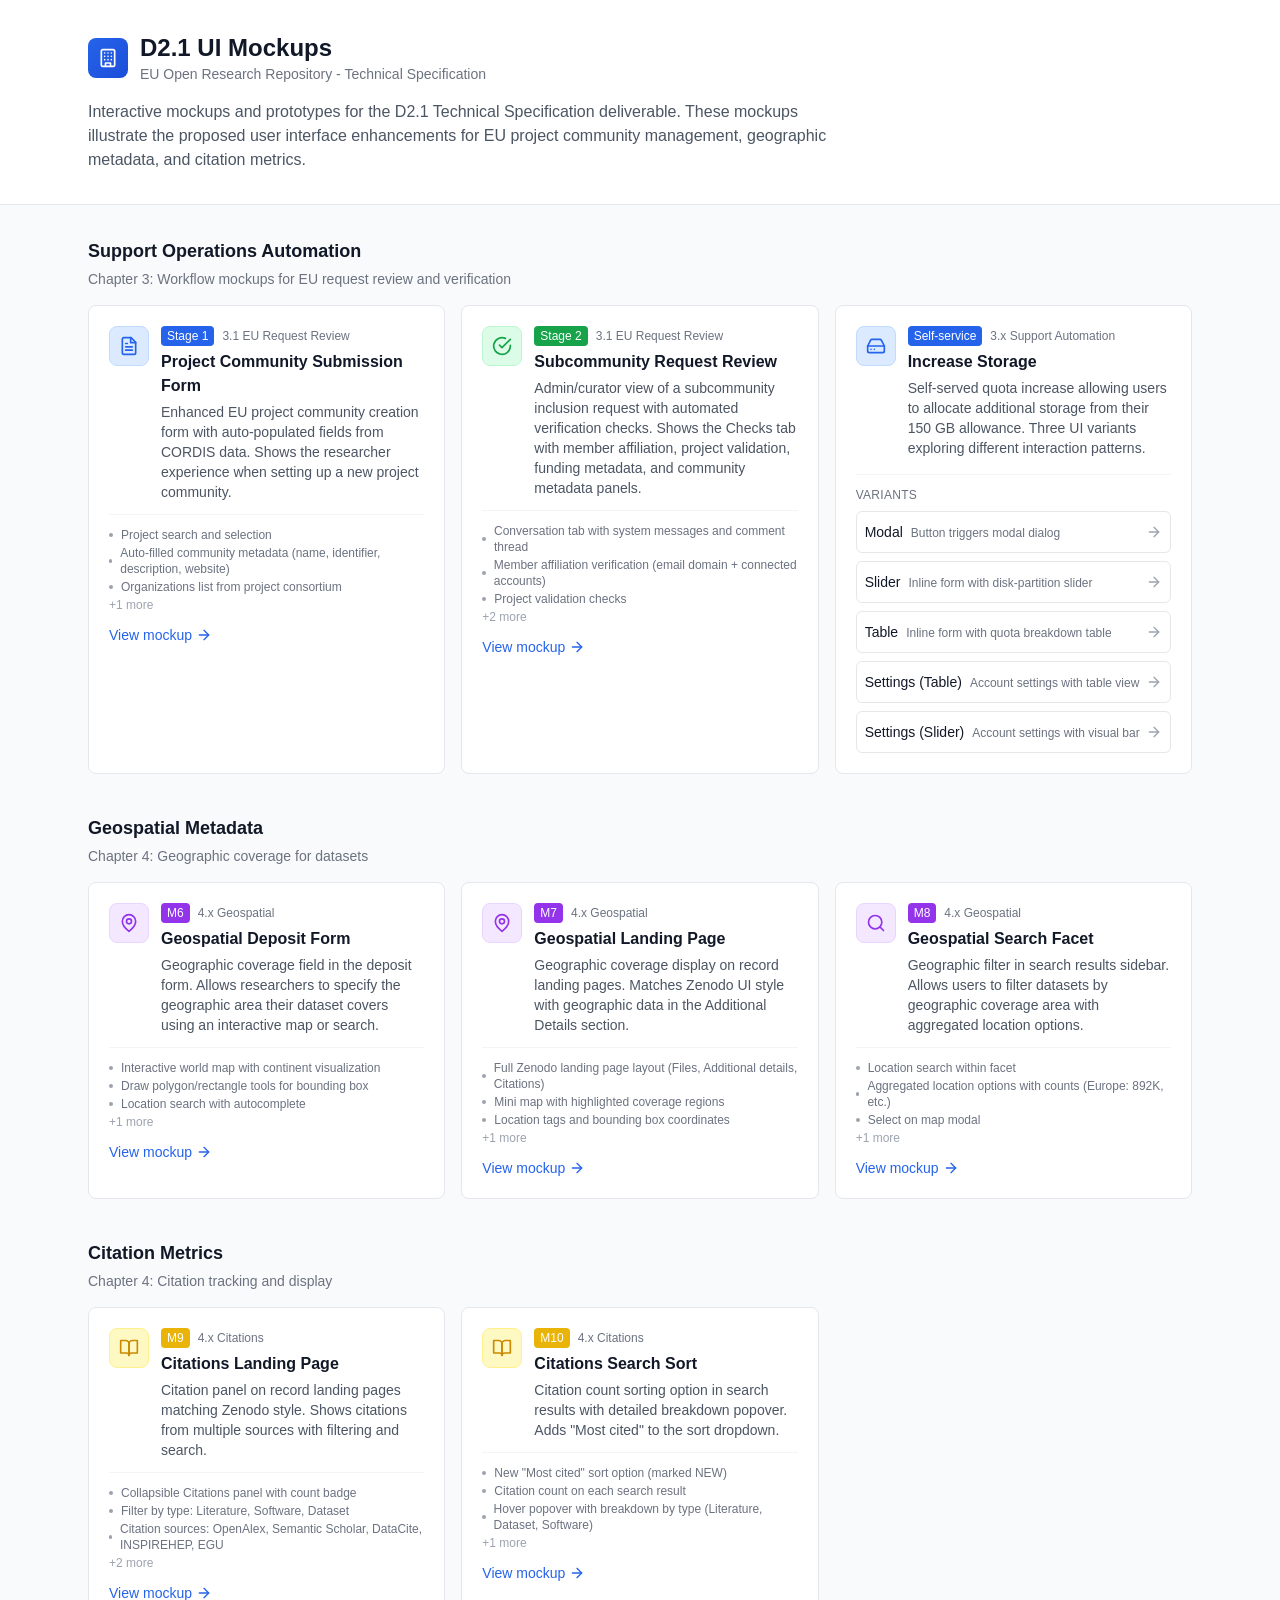
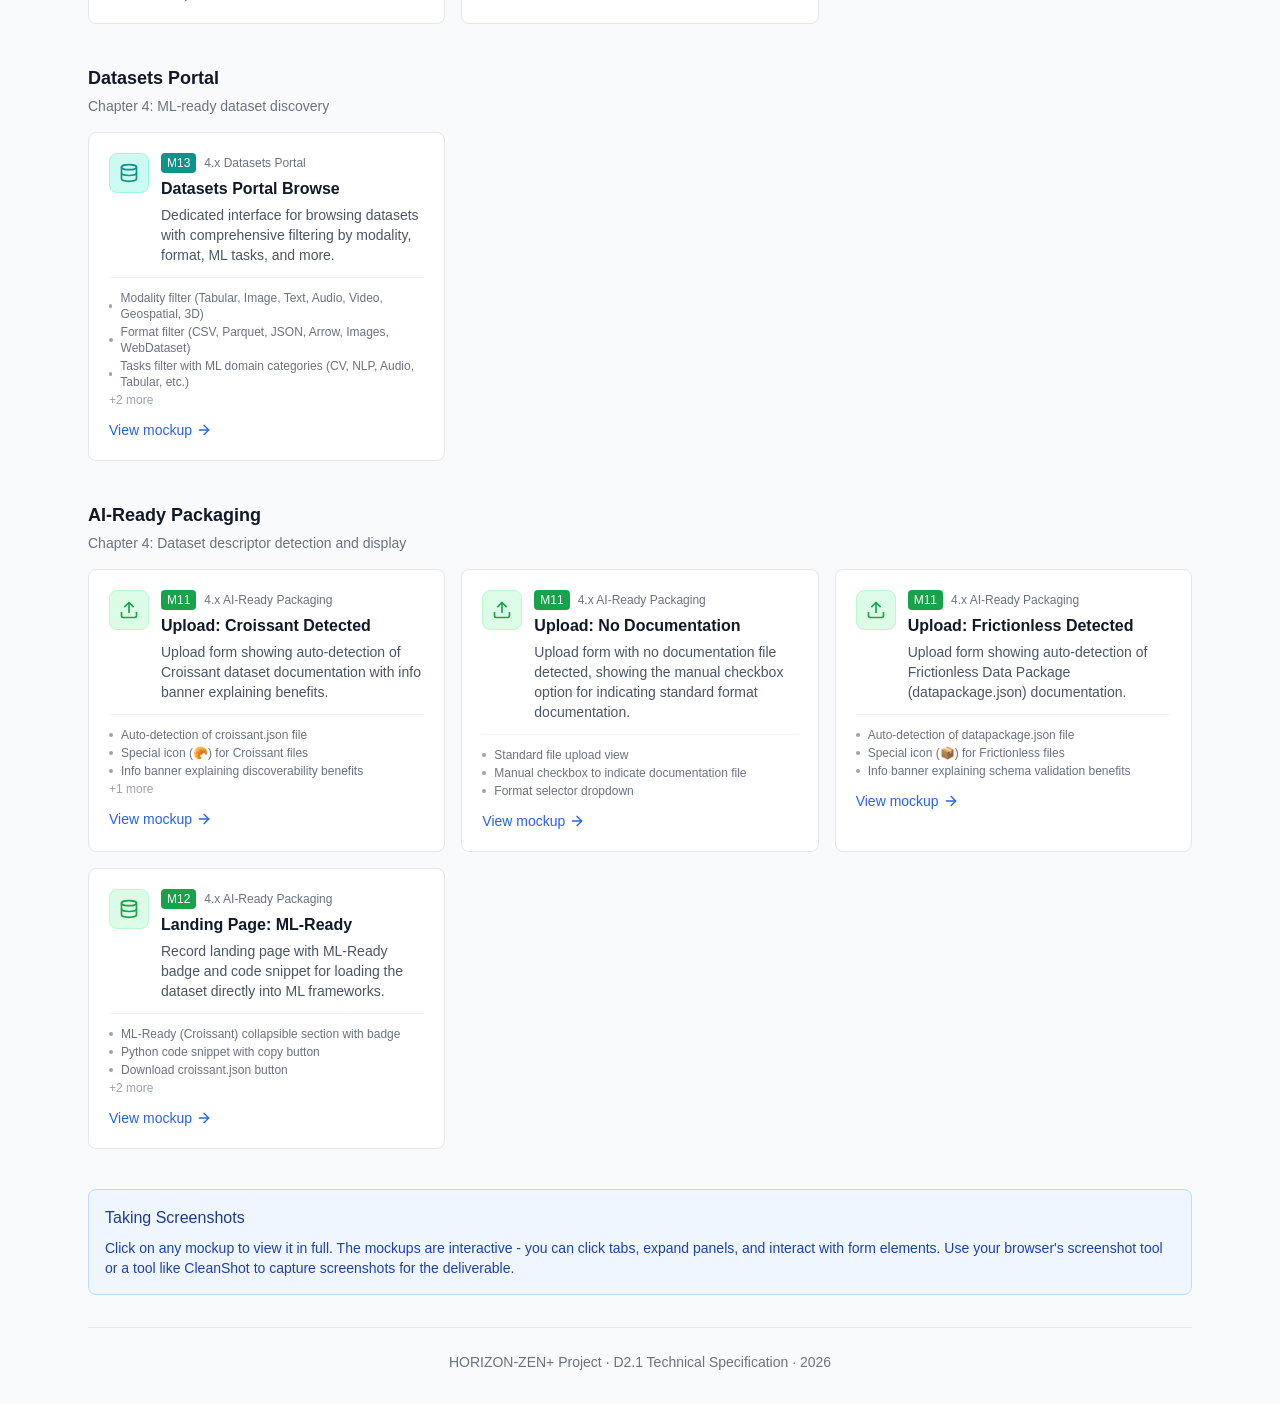
<file: docs/index.html>
<!DOCTYPE html>
<html lang="en">
  <head>
    <meta charset="UTF-8" />
    <meta name="viewport" content="width=device-width, initial-scale=1.0" />
    <title>D2.1 Mockups - EU Open Research Repository</title>
    <script type="module" crossorigin src="./assets/index-DnU3-Hoz.js"></script>
    <link rel="stylesheet" crossorigin href="./assets/index-CAwRAZ1a.css">
  </head>
  <body>
    <div id="root"></div>
  </body>
</html>
</file>
<file: docs/assets/index-CAwRAZ1a.css>
*,:before,:after{--tw-border-spacing-x: 0;--tw-border-spacing-y: 0;--tw-translate-x: 0;--tw-translate-y: 0;--tw-rotate: 0;--tw-skew-x: 0;--tw-skew-y: 0;--tw-scale-x: 1;--tw-scale-y: 1;--tw-pan-x: ;--tw-pan-y: ;--tw-pinch-zoom: ;--tw-scroll-snap-strictness: proximity;--tw-gradient-from-position: ;--tw-gradient-via-position: ;--tw-gradient-to-position: ;--tw-ordinal: ;--tw-slashed-zero: ;--tw-numeric-figure: ;--tw-numeric-spacing: ;--tw-numeric-fraction: ;--tw-ring-inset: ;--tw-ring-offset-width: 0px;--tw-ring-offset-color: #fff;--tw-ring-color: rgb(59 130 246 / .5);--tw-ring-offset-shadow: 0 0 #0000;--tw-ring-shadow: 0 0 #0000;--tw-shadow: 0 0 #0000;--tw-shadow-colored: 0 0 #0000;--tw-blur: ;--tw-brightness: ;--tw-contrast: ;--tw-grayscale: ;--tw-hue-rotate: ;--tw-invert: ;--tw-saturate: ;--tw-sepia: ;--tw-drop-shadow: ;--tw-backdrop-blur: ;--tw-backdrop-brightness: ;--tw-backdrop-contrast: ;--tw-backdrop-grayscale: ;--tw-backdrop-hue-rotate: ;--tw-backdrop-invert: ;--tw-backdrop-opacity: ;--tw-backdrop-saturate: ;--tw-backdrop-sepia: ;--tw-contain-size: ;--tw-contain-layout: ;--tw-contain-paint: ;--tw-contain-style: }::backdrop{--tw-border-spacing-x: 0;--tw-border-spacing-y: 0;--tw-translate-x: 0;--tw-translate-y: 0;--tw-rotate: 0;--tw-skew-x: 0;--tw-skew-y: 0;--tw-scale-x: 1;--tw-scale-y: 1;--tw-pan-x: ;--tw-pan-y: ;--tw-pinch-zoom: ;--tw-scroll-snap-strictness: proximity;--tw-gradient-from-position: ;--tw-gradient-via-position: ;--tw-gradient-to-position: ;--tw-ordinal: ;--tw-slashed-zero: ;--tw-numeric-figure: ;--tw-numeric-spacing: ;--tw-numeric-fraction: ;--tw-ring-inset: ;--tw-ring-offset-width: 0px;--tw-ring-offset-color: #fff;--tw-ring-color: rgb(59 130 246 / .5);--tw-ring-offset-shadow: 0 0 #0000;--tw-ring-shadow: 0 0 #0000;--tw-shadow: 0 0 #0000;--tw-shadow-colored: 0 0 #0000;--tw-blur: ;--tw-brightness: ;--tw-contrast: ;--tw-grayscale: ;--tw-hue-rotate: ;--tw-invert: ;--tw-saturate: ;--tw-sepia: ;--tw-drop-shadow: ;--tw-backdrop-blur: ;--tw-backdrop-brightness: ;--tw-backdrop-contrast: ;--tw-backdrop-grayscale: ;--tw-backdrop-hue-rotate: ;--tw-backdrop-invert: ;--tw-backdrop-opacity: ;--tw-backdrop-saturate: ;--tw-backdrop-sepia: ;--tw-contain-size: ;--tw-contain-layout: ;--tw-contain-paint: ;--tw-contain-style: }*,:before,:after{box-sizing:border-box;border-width:0;border-style:solid;border-color:#e5e7eb}:before,:after{--tw-content: ""}html,:host{line-height:1.5;-webkit-text-size-adjust:100%;-moz-tab-size:4;-o-tab-size:4;tab-size:4;font-family:ui-sans-serif,system-ui,sans-serif,"Apple Color Emoji","Segoe UI Emoji",Segoe UI Symbol,"Noto Color Emoji";font-feature-settings:normal;font-variation-settings:normal;-webkit-tap-highlight-color:transparent}body{margin:0;line-height:inherit}hr{height:0;color:inherit;border-top-width:1px}abbr:where([title]){-webkit-text-decoration:underline dotted;text-decoration:underline dotted}h1,h2,h3,h4,h5,h6{font-size:inherit;font-weight:inherit}a{color:inherit;text-decoration:inherit}b,strong{font-weight:bolder}code,kbd,samp,pre{font-family:ui-monospace,SFMono-Regular,Menlo,Monaco,Consolas,Liberation Mono,Courier New,monospace;font-feature-settings:normal;font-variation-settings:normal;font-size:1em}small{font-size:80%}sub,sup{font-size:75%;line-height:0;position:relative;vertical-align:baseline}sub{bottom:-.25em}sup{top:-.5em}table{text-indent:0;border-color:inherit;border-collapse:collapse}button,input,optgroup,select,textarea{font-family:inherit;font-feature-settings:inherit;font-variation-settings:inherit;font-size:100%;font-weight:inherit;line-height:inherit;letter-spacing:inherit;color:inherit;margin:0;padding:0}button,select{text-transform:none}button,input:where([type=button]),input:where([type=reset]),input:where([type=submit]){-webkit-appearance:button;background-color:transparent;background-image:none}:-moz-focusring{outline:auto}:-moz-ui-invalid{box-shadow:none}progress{vertical-align:baseline}::-webkit-inner-spin-button,::-webkit-outer-spin-button{height:auto}[type=search]{-webkit-appearance:textfield;outline-offset:-2px}::-webkit-search-decoration{-webkit-appearance:none}::-webkit-file-upload-button{-webkit-appearance:button;font:inherit}summary{display:list-item}blockquote,dl,dd,h1,h2,h3,h4,h5,h6,hr,figure,p,pre{margin:0}fieldset{margin:0;padding:0}legend{padding:0}ol,ul,menu{list-style:none;margin:0;padding:0}dialog{padding:0}textarea{resize:vertical}input::-moz-placeholder,textarea::-moz-placeholder{opacity:1;color:#9ca3af}input::placeholder,textarea::placeholder{opacity:1;color:#9ca3af}button,[role=button]{cursor:pointer}:disabled{cursor:default}img,svg,video,canvas,audio,iframe,embed,object{display:block;vertical-align:middle}img,video{max-width:100%;height:auto}[hidden]:where(:not([hidden=until-found])){display:none}.sr-only{position:absolute;width:1px;height:1px;padding:0;margin:-1px;overflow:hidden;clip:rect(0,0,0,0);white-space:nowrap;border-width:0}.pointer-events-none{pointer-events:none}.fixed{position:fixed}.absolute{position:absolute}.relative{position:relative}.inset-0{top:0;right:0;bottom:0;left:0}.-bottom-2{bottom:-.5rem}.-top-1{top:-.25rem}.bottom-3{bottom:.75rem}.bottom-8{bottom:2rem}.bottom-full{bottom:100%}.left-0{left:0}.left-2{left:.5rem}.left-2\.5{left:.625rem}.left-3{left:.75rem}.left-6{left:1.5rem}.right-0{right:0}.right-2{right:.5rem}.right-3{right:.75rem}.right-4{right:1rem}.top-0{top:0}.top-1\/2{top:50%}.top-2{top:.5rem}.top-3{top:.75rem}.top-4{top:1rem}.top-6{top:1.5rem}.top-full{top:100%}.z-10{z-index:10}.z-20{z-index:20}.z-50{z-index:50}.mx-2{margin-left:.5rem;margin-right:.5rem}.mx-4{margin-left:1rem;margin-right:1rem}.mx-auto{margin-left:auto;margin-right:auto}.-mb-px{margin-bottom:-1px}.-ml-1{margin-left:-.25rem}.mb-0{margin-bottom:0}.mb-1{margin-bottom:.25rem}.mb-1\.5{margin-bottom:.375rem}.mb-10{margin-bottom:2.5rem}.mb-2{margin-bottom:.5rem}.mb-3{margin-bottom:.75rem}.mb-4{margin-bottom:1rem}.mb-6{margin-bottom:1.5rem}.ml-0\.5{margin-left:.125rem}.ml-1{margin-left:.25rem}.ml-2{margin-left:.5rem}.ml-auto{margin-left:auto}.mt-0\.5{margin-top:.125rem}.mt-1{margin-top:.25rem}.mt-2{margin-top:.5rem}.mt-3{margin-top:.75rem}.mt-4{margin-top:1rem}.mt-6{margin-top:1.5rem}.mt-8{margin-top:2rem}.mt-px{margin-top:1px}.line-clamp-2{overflow:hidden;display:-webkit-box;-webkit-box-orient:vertical;-webkit-line-clamp:2}.block{display:block}.inline-block{display:inline-block}.inline{display:inline}.flex{display:flex}.inline-flex{display:inline-flex}.table{display:table}.grid{display:grid}.aspect-\[4\/3\]{aspect-ratio:4/3}.aspect-square{aspect-ratio:1 / 1}.aspect-video{aspect-ratio:16 / 9}.h-0{height:0px}.h-1{height:.25rem}.h-10{height:2.5rem}.h-2{height:.5rem}.h-2\.5{height:.625rem}.h-3{height:.75rem}.h-3\.5{height:.875rem}.h-4{height:1rem}.h-5{height:1.25rem}.h-6{height:1.5rem}.h-8{height:2rem}.h-full{height:100%}.max-h-48{max-height:12rem}.min-h-screen{min-height:100vh}.w-0{width:0px}.w-1{width:.25rem}.w-10{width:2.5rem}.w-2{width:.5rem}.w-2\.5{width:.625rem}.w-20{width:5rem}.w-24{width:6rem}.w-3{width:.75rem}.w-3\.5{width:.875rem}.w-32{width:8rem}.w-4{width:1rem}.w-44{width:11rem}.w-48{width:12rem}.w-5{width:1.25rem}.w-52{width:13rem}.w-56{width:14rem}.w-6{width:1.5rem}.w-64{width:16rem}.w-72{width:18rem}.w-8{width:2rem}.w-9{width:2.25rem}.w-fit{width:-moz-fit-content;width:fit-content}.w-full{width:100%}.w-px{width:1px}.min-w-0{min-width:0px}.min-w-32{min-width:8rem}.max-w-2xl{max-width:42rem}.max-w-3xl{max-width:48rem}.max-w-4xl{max-width:56rem}.max-w-5xl{max-width:64rem}.max-w-6xl{max-width:72rem}.max-w-7xl{max-width:80rem}.max-w-lg{max-width:32rem}.flex-1{flex:1 1 0%}.flex-shrink-0{flex-shrink:0}.-translate-y-1\/2{--tw-translate-y: -50%;transform:translate(var(--tw-translate-x),var(--tw-translate-y)) rotate(var(--tw-rotate)) skew(var(--tw-skew-x)) skewY(var(--tw-skew-y)) scaleX(var(--tw-scale-x)) scaleY(var(--tw-scale-y))}.rotate-180{--tw-rotate: 180deg;transform:translate(var(--tw-translate-x),var(--tw-translate-y)) rotate(var(--tw-rotate)) skew(var(--tw-skew-x)) skewY(var(--tw-skew-y)) scaleX(var(--tw-scale-x)) scaleY(var(--tw-scale-y))}.rotate-45{--tw-rotate: 45deg;transform:translate(var(--tw-translate-x),var(--tw-translate-y)) rotate(var(--tw-rotate)) skew(var(--tw-skew-x)) skewY(var(--tw-skew-y)) scaleX(var(--tw-scale-x)) scaleY(var(--tw-scale-y))}.transform{transform:translate(var(--tw-translate-x),var(--tw-translate-y)) rotate(var(--tw-rotate)) skew(var(--tw-skew-x)) skewY(var(--tw-skew-y)) scaleX(var(--tw-scale-x)) scaleY(var(--tw-scale-y))}.cursor-help{cursor:help}.cursor-pointer{cursor:pointer}.resize-none{resize:none}.list-inside{list-style-position:inside}.list-disc{list-style-type:disc}.appearance-none{-webkit-appearance:none;-moz-appearance:none;appearance:none}.grid-cols-2{grid-template-columns:repeat(2,minmax(0,1fr))}.grid-cols-3{grid-template-columns:repeat(3,minmax(0,1fr))}.flex-col{flex-direction:column}.flex-wrap{flex-wrap:wrap}.items-start{align-items:flex-start}.items-center{align-items:center}.justify-end{justify-content:flex-end}.justify-center{justify-content:center}.justify-between{justify-content:space-between}.gap-1{gap:.25rem}.gap-1\.5{gap:.375rem}.gap-2{gap:.5rem}.gap-3{gap:.75rem}.gap-4{gap:1rem}.gap-6{gap:1.5rem}.gap-8{gap:2rem}.gap-x-4{-moz-column-gap:1rem;column-gap:1rem}.gap-y-0\.5{row-gap:.125rem}.space-y-0>:not([hidden])~:not([hidden]){--tw-space-y-reverse: 0;margin-top:calc(0px * calc(1 - var(--tw-space-y-reverse)));margin-bottom:calc(0px * var(--tw-space-y-reverse))}.space-y-0\.5>:not([hidden])~:not([hidden]){--tw-space-y-reverse: 0;margin-top:calc(.125rem * calc(1 - var(--tw-space-y-reverse)));margin-bottom:calc(.125rem * var(--tw-space-y-reverse))}.space-y-1>:not([hidden])~:not([hidden]){--tw-space-y-reverse: 0;margin-top:calc(.25rem * calc(1 - var(--tw-space-y-reverse)));margin-bottom:calc(.25rem * var(--tw-space-y-reverse))}.space-y-1\.5>:not([hidden])~:not([hidden]){--tw-space-y-reverse: 0;margin-top:calc(.375rem * calc(1 - var(--tw-space-y-reverse)));margin-bottom:calc(.375rem * var(--tw-space-y-reverse))}.space-y-2>:not([hidden])~:not([hidden]){--tw-space-y-reverse: 0;margin-top:calc(.5rem * calc(1 - var(--tw-space-y-reverse)));margin-bottom:calc(.5rem * var(--tw-space-y-reverse))}.space-y-3>:not([hidden])~:not([hidden]){--tw-space-y-reverse: 0;margin-top:calc(.75rem * calc(1 - var(--tw-space-y-reverse)));margin-bottom:calc(.75rem * var(--tw-space-y-reverse))}.space-y-4>:not([hidden])~:not([hidden]){--tw-space-y-reverse: 0;margin-top:calc(1rem * calc(1 - var(--tw-space-y-reverse)));margin-bottom:calc(1rem * var(--tw-space-y-reverse))}.space-y-5>:not([hidden])~:not([hidden]){--tw-space-y-reverse: 0;margin-top:calc(1.25rem * calc(1 - var(--tw-space-y-reverse)));margin-bottom:calc(1.25rem * var(--tw-space-y-reverse))}.space-y-6>:not([hidden])~:not([hidden]){--tw-space-y-reverse: 0;margin-top:calc(1.5rem * calc(1 - var(--tw-space-y-reverse)));margin-bottom:calc(1.5rem * var(--tw-space-y-reverse))}.divide-y>:not([hidden])~:not([hidden]){--tw-divide-y-reverse: 0;border-top-width:calc(1px * calc(1 - var(--tw-divide-y-reverse)));border-bottom-width:calc(1px * var(--tw-divide-y-reverse))}.divide-gray-200>:not([hidden])~:not([hidden]){--tw-divide-opacity: 1;border-color:rgb(229 231 235 / var(--tw-divide-opacity, 1))}.overflow-auto{overflow:auto}.overflow-hidden{overflow:hidden}.overflow-x-auto{overflow-x:auto}.overflow-y-auto{overflow-y:auto}.whitespace-nowrap{white-space:nowrap}.rounded{border-radius:.25rem}.rounded-full{border-radius:9999px}.rounded-lg{border-radius:.5rem}.rounded-md{border-radius:.375rem}.rounded-b-lg{border-bottom-right-radius:.5rem;border-bottom-left-radius:.5rem}.rounded-l-md{border-top-left-radius:.375rem;border-bottom-left-radius:.375rem}.rounded-r-md{border-top-right-radius:.375rem;border-bottom-right-radius:.375rem}.rounded-t-lg{border-top-left-radius:.5rem;border-top-right-radius:.5rem}.border{border-width:1px}.border-0{border-width:0px}.border-4{border-width:4px}.border-b{border-bottom-width:1px}.border-b-2{border-bottom-width:2px}.border-b-\[5px\]{border-bottom-width:5px}.border-l{border-left-width:1px}.border-l-\[4px\]{border-left-width:4px}.border-r{border-right-width:1px}.border-r-0{border-right-width:0px}.border-r-\[4px\]{border-right-width:4px}.border-t{border-top-width:1px}.border-t-0{border-top-width:0px}.border-dashed{border-style:dashed}.border-amber-200{--tw-border-opacity: 1;border-color:rgb(253 230 138 / var(--tw-border-opacity, 1))}.border-amber-300{--tw-border-opacity: 1;border-color:rgb(252 211 77 / var(--tw-border-opacity, 1))}.border-blue-200{--tw-border-opacity: 1;border-color:rgb(191 219 254 / var(--tw-border-opacity, 1))}.border-blue-300{--tw-border-opacity: 1;border-color:rgb(147 197 253 / var(--tw-border-opacity, 1))}.border-blue-600{--tw-border-opacity: 1;border-color:rgb(37 99 235 / var(--tw-border-opacity, 1))}.border-gray-100{--tw-border-opacity: 1;border-color:rgb(243 244 246 / var(--tw-border-opacity, 1))}.border-gray-200{--tw-border-opacity: 1;border-color:rgb(229 231 235 / var(--tw-border-opacity, 1))}.border-gray-300{--tw-border-opacity: 1;border-color:rgb(209 213 219 / var(--tw-border-opacity, 1))}.border-gray-700{--tw-border-opacity: 1;border-color:rgb(55 65 81 / var(--tw-border-opacity, 1))}.border-green-200{--tw-border-opacity: 1;border-color:rgb(187 247 208 / var(--tw-border-opacity, 1))}.border-green-300{--tw-border-opacity: 1;border-color:rgb(134 239 172 / var(--tw-border-opacity, 1))}.border-purple-200{--tw-border-opacity: 1;border-color:rgb(233 213 255 / var(--tw-border-opacity, 1))}.border-red-200{--tw-border-opacity: 1;border-color:rgb(254 202 202 / var(--tw-border-opacity, 1))}.border-teal-200{--tw-border-opacity: 1;border-color:rgb(153 246 228 / var(--tw-border-opacity, 1))}.border-transparent{border-color:transparent}.border-yellow-200{--tw-border-opacity: 1;border-color:rgb(254 240 138 / var(--tw-border-opacity, 1))}.border-yellow-300{--tw-border-opacity: 1;border-color:rgb(253 224 71 / var(--tw-border-opacity, 1))}.border-b-gray-400{--tw-border-opacity: 1;border-bottom-color:rgb(156 163 175 / var(--tw-border-opacity, 1))}.border-l-transparent{border-left-color:transparent}.border-r-transparent{border-right-color:transparent}.border-t-gray-900{--tw-border-opacity: 1;border-top-color:rgb(17 24 39 / var(--tw-border-opacity, 1))}.bg-\[\#3d8b40\]{--tw-bg-opacity: 1;background-color:rgb(61 139 64 / var(--tw-bg-opacity, 1))}.bg-\[\#4a6fa5\]{--tw-bg-opacity: 1;background-color:rgb(74 111 165 / var(--tw-bg-opacity, 1))}.bg-\[\#4a6fa5\]\/20{background-color:#4a6fa533}.bg-amber-100{--tw-bg-opacity: 1;background-color:rgb(254 243 199 / var(--tw-bg-opacity, 1))}.bg-amber-200{--tw-bg-opacity: 1;background-color:rgb(253 230 138 / var(--tw-bg-opacity, 1))}.bg-amber-50{--tw-bg-opacity: 1;background-color:rgb(255 251 235 / var(--tw-bg-opacity, 1))}.bg-amber-50\/50{background-color:#fffbeb80}.bg-black{--tw-bg-opacity: 1;background-color:rgb(0 0 0 / var(--tw-bg-opacity, 1))}.bg-black\/50{background-color:#00000080}.bg-blue-100{--tw-bg-opacity: 1;background-color:rgb(219 234 254 / var(--tw-bg-opacity, 1))}.bg-blue-50{--tw-bg-opacity: 1;background-color:rgb(239 246 255 / var(--tw-bg-opacity, 1))}.bg-blue-500{--tw-bg-opacity: 1;background-color:rgb(59 130 246 / var(--tw-bg-opacity, 1))}.bg-blue-600{--tw-bg-opacity: 1;background-color:rgb(37 99 235 / var(--tw-bg-opacity, 1))}.bg-emerald-600{--tw-bg-opacity: 1;background-color:rgb(5 150 105 / var(--tw-bg-opacity, 1))}.bg-gray-100{--tw-bg-opacity: 1;background-color:rgb(243 244 246 / var(--tw-bg-opacity, 1))}.bg-gray-200{--tw-bg-opacity: 1;background-color:rgb(229 231 235 / var(--tw-bg-opacity, 1))}.bg-gray-300{--tw-bg-opacity: 1;background-color:rgb(209 213 219 / var(--tw-bg-opacity, 1))}.bg-gray-400{--tw-bg-opacity: 1;background-color:rgb(156 163 175 / var(--tw-bg-opacity, 1))}.bg-gray-50{--tw-bg-opacity: 1;background-color:rgb(249 250 251 / var(--tw-bg-opacity, 1))}.bg-gray-600{--tw-bg-opacity: 1;background-color:rgb(75 85 99 / var(--tw-bg-opacity, 1))}.bg-gray-700{--tw-bg-opacity: 1;background-color:rgb(55 65 81 / var(--tw-bg-opacity, 1))}.bg-gray-800{--tw-bg-opacity: 1;background-color:rgb(31 41 55 / var(--tw-bg-opacity, 1))}.bg-gray-900{--tw-bg-opacity: 1;background-color:rgb(17 24 39 / var(--tw-bg-opacity, 1))}.bg-green-100{--tw-bg-opacity: 1;background-color:rgb(220 252 231 / var(--tw-bg-opacity, 1))}.bg-green-50{--tw-bg-opacity: 1;background-color:rgb(240 253 244 / var(--tw-bg-opacity, 1))}.bg-green-500{--tw-bg-opacity: 1;background-color:rgb(34 197 94 / var(--tw-bg-opacity, 1))}.bg-green-500\/20{background-color:#22c55e33}.bg-green-600{--tw-bg-opacity: 1;background-color:rgb(22 163 74 / var(--tw-bg-opacity, 1))}.bg-orange-100{--tw-bg-opacity: 1;background-color:rgb(255 237 213 / var(--tw-bg-opacity, 1))}.bg-orange-500{--tw-bg-opacity: 1;background-color:rgb(249 115 22 / var(--tw-bg-opacity, 1))}.bg-purple-100{--tw-bg-opacity: 1;background-color:rgb(243 232 255 / var(--tw-bg-opacity, 1))}.bg-purple-50{--tw-bg-opacity: 1;background-color:rgb(250 245 255 / var(--tw-bg-opacity, 1))}.bg-purple-600{--tw-bg-opacity: 1;background-color:rgb(147 51 234 / var(--tw-bg-opacity, 1))}.bg-red-50{--tw-bg-opacity: 1;background-color:rgb(254 242 242 / var(--tw-bg-opacity, 1))}.bg-red-600{--tw-bg-opacity: 1;background-color:rgb(220 38 38 / var(--tw-bg-opacity, 1))}.bg-teal-100{--tw-bg-opacity: 1;background-color:rgb(204 251 241 / var(--tw-bg-opacity, 1))}.bg-teal-600{--tw-bg-opacity: 1;background-color:rgb(13 148 136 / var(--tw-bg-opacity, 1))}.bg-transparent{background-color:transparent}.bg-white{--tw-bg-opacity: 1;background-color:rgb(255 255 255 / var(--tw-bg-opacity, 1))}.bg-yellow-100{--tw-bg-opacity: 1;background-color:rgb(254 249 195 / var(--tw-bg-opacity, 1))}.bg-yellow-400{--tw-bg-opacity: 1;background-color:rgb(250 204 21 / var(--tw-bg-opacity, 1))}.bg-yellow-50{--tw-bg-opacity: 1;background-color:rgb(254 252 232 / var(--tw-bg-opacity, 1))}.bg-yellow-500{--tw-bg-opacity: 1;background-color:rgb(234 179 8 / var(--tw-bg-opacity, 1))}.bg-yellow-600{--tw-bg-opacity: 1;background-color:rgb(202 138 4 / var(--tw-bg-opacity, 1))}.bg-opacity-50{--tw-bg-opacity: .5}.bg-gradient-to-br{background-image:linear-gradient(to bottom right,var(--tw-gradient-stops))}.bg-gradient-to-r{background-image:linear-gradient(to right,var(--tw-gradient-stops))}.from-amber-50{--tw-gradient-from: #fffbeb var(--tw-gradient-from-position);--tw-gradient-to: rgb(255 251 235 / 0) var(--tw-gradient-to-position);--tw-gradient-stops: var(--tw-gradient-from), var(--tw-gradient-to)}.from-blue-50{--tw-gradient-from: #eff6ff var(--tw-gradient-from-position);--tw-gradient-to: rgb(239 246 255 / 0) var(--tw-gradient-to-position);--tw-gradient-stops: var(--tw-gradient-from), var(--tw-gradient-to)}.from-blue-600{--tw-gradient-from: #2563eb var(--tw-gradient-from-position);--tw-gradient-to: rgb(37 99 235 / 0) var(--tw-gradient-to-position);--tw-gradient-stops: var(--tw-gradient-from), var(--tw-gradient-to)}.to-blue-700{--tw-gradient-to: #1d4ed8 var(--tw-gradient-to-position)}.to-indigo-50{--tw-gradient-to: #eef2ff var(--tw-gradient-to-position)}.to-orange-50{--tw-gradient-to: #fff7ed var(--tw-gradient-to-position)}.to-yellow-400{--tw-gradient-to: #facc15 var(--tw-gradient-to-position)}.p-1{padding:.25rem}.p-1\.5{padding:.375rem}.p-2{padding:.5rem}.p-2\.5{padding:.625rem}.p-3{padding:.75rem}.p-4{padding:1rem}.p-5{padding:1.25rem}.p-6{padding:1.5rem}.px-1{padding-left:.25rem;padding-right:.25rem}.px-1\.5{padding-left:.375rem;padding-right:.375rem}.px-2{padding-left:.5rem;padding-right:.5rem}.px-2\.5{padding-left:.625rem;padding-right:.625rem}.px-3{padding-left:.75rem;padding-right:.75rem}.px-4{padding-left:1rem;padding-right:1rem}.px-5{padding-left:1.25rem;padding-right:1.25rem}.px-6{padding-left:1.5rem;padding-right:1.5rem}.py-0\.5{padding-top:.125rem;padding-bottom:.125rem}.py-1{padding-top:.25rem;padding-bottom:.25rem}.py-1\.5{padding-top:.375rem;padding-bottom:.375rem}.py-2{padding-top:.5rem;padding-bottom:.5rem}.py-2\.5{padding-top:.625rem;padding-bottom:.625rem}.py-3{padding-top:.75rem;padding-bottom:.75rem}.py-4{padding-top:1rem;padding-bottom:1rem}.py-6{padding-top:1.5rem;padding-bottom:1.5rem}.py-8{padding-top:2rem;padding-bottom:2rem}.pb-3{padding-bottom:.75rem}.pl-10{padding-left:2.5rem}.pl-6{padding-left:1.5rem}.pl-8{padding-left:2rem}.pl-9{padding-left:2.25rem}.pr-3{padding-right:.75rem}.pr-4{padding-right:1rem}.pt-1\.5{padding-top:.375rem}.pt-2{padding-top:.5rem}.pt-3{padding-top:.75rem}.pt-4{padding-top:1rem}.pt-6{padding-top:1.5rem}.text-left{text-align:left}.text-center{text-align:center}.text-right{text-align:right}.align-text-bottom{vertical-align:text-bottom}.text-2xl{font-size:1.5rem;line-height:2rem}.text-\[10px\]{font-size:10px}.text-base{font-size:1rem;line-height:1.5rem}.text-lg{font-size:1.125rem;line-height:1.75rem}.text-sm{font-size:.875rem;line-height:1.25rem}.text-xl{font-size:1.25rem;line-height:1.75rem}.text-xs{font-size:.75rem;line-height:1rem}.font-bold{font-weight:700}.font-medium{font-weight:500}.font-normal{font-weight:400}.font-semibold{font-weight:600}.uppercase{text-transform:uppercase}.italic{font-style:italic}.leading-none{line-height:1}.leading-relaxed{line-height:1.625}.tracking-wide{letter-spacing:.025em}.text-\[\#4a6fa5\]{--tw-text-opacity: 1;color:rgb(74 111 165 / var(--tw-text-opacity, 1))}.text-amber-600{--tw-text-opacity: 1;color:rgb(217 119 6 / var(--tw-text-opacity, 1))}.text-amber-700{--tw-text-opacity: 1;color:rgb(180 83 9 / var(--tw-text-opacity, 1))}.text-amber-800{--tw-text-opacity: 1;color:rgb(146 64 14 / var(--tw-text-opacity, 1))}.text-amber-900{--tw-text-opacity: 1;color:rgb(120 53 15 / var(--tw-text-opacity, 1))}.text-blue-300{--tw-text-opacity: 1;color:rgb(147 197 253 / var(--tw-text-opacity, 1))}.text-blue-400{--tw-text-opacity: 1;color:rgb(96 165 250 / var(--tw-text-opacity, 1))}.text-blue-500{--tw-text-opacity: 1;color:rgb(59 130 246 / var(--tw-text-opacity, 1))}.text-blue-600{--tw-text-opacity: 1;color:rgb(37 99 235 / var(--tw-text-opacity, 1))}.text-blue-700{--tw-text-opacity: 1;color:rgb(29 78 216 / var(--tw-text-opacity, 1))}.text-blue-800{--tw-text-opacity: 1;color:rgb(30 64 175 / var(--tw-text-opacity, 1))}.text-blue-900{--tw-text-opacity: 1;color:rgb(30 58 138 / var(--tw-text-opacity, 1))}.text-gray-100{--tw-text-opacity: 1;color:rgb(243 244 246 / var(--tw-text-opacity, 1))}.text-gray-300{--tw-text-opacity: 1;color:rgb(209 213 219 / var(--tw-text-opacity, 1))}.text-gray-400{--tw-text-opacity: 1;color:rgb(156 163 175 / var(--tw-text-opacity, 1))}.text-gray-500{--tw-text-opacity: 1;color:rgb(107 114 128 / var(--tw-text-opacity, 1))}.text-gray-600{--tw-text-opacity: 1;color:rgb(75 85 99 / var(--tw-text-opacity, 1))}.text-gray-700{--tw-text-opacity: 1;color:rgb(55 65 81 / var(--tw-text-opacity, 1))}.text-gray-900{--tw-text-opacity: 1;color:rgb(17 24 39 / var(--tw-text-opacity, 1))}.text-green-400{--tw-text-opacity: 1;color:rgb(74 222 128 / var(--tw-text-opacity, 1))}.text-green-600{--tw-text-opacity: 1;color:rgb(22 163 74 / var(--tw-text-opacity, 1))}.text-green-700{--tw-text-opacity: 1;color:rgb(21 128 61 / var(--tw-text-opacity, 1))}.text-green-800{--tw-text-opacity: 1;color:rgb(22 101 52 / var(--tw-text-opacity, 1))}.text-green-900{--tw-text-opacity: 1;color:rgb(20 83 45 / var(--tw-text-opacity, 1))}.text-orange-800{--tw-text-opacity: 1;color:rgb(154 52 18 / var(--tw-text-opacity, 1))}.text-purple-600{--tw-text-opacity: 1;color:rgb(147 51 234 / var(--tw-text-opacity, 1))}.text-purple-700{--tw-text-opacity: 1;color:rgb(126 34 206 / var(--tw-text-opacity, 1))}.text-purple-800{--tw-text-opacity: 1;color:rgb(107 33 168 / var(--tw-text-opacity, 1))}.text-red-500{--tw-text-opacity: 1;color:rgb(239 68 68 / var(--tw-text-opacity, 1))}.text-red-600{--tw-text-opacity: 1;color:rgb(220 38 38 / var(--tw-text-opacity, 1))}.text-red-700{--tw-text-opacity: 1;color:rgb(185 28 28 / var(--tw-text-opacity, 1))}.text-teal-600{--tw-text-opacity: 1;color:rgb(13 148 136 / var(--tw-text-opacity, 1))}.text-white{--tw-text-opacity: 1;color:rgb(255 255 255 / var(--tw-text-opacity, 1))}.text-white\/80{color:#fffc}.text-yellow-500{--tw-text-opacity: 1;color:rgb(234 179 8 / var(--tw-text-opacity, 1))}.text-yellow-600{--tw-text-opacity: 1;color:rgb(202 138 4 / var(--tw-text-opacity, 1))}.text-yellow-700{--tw-text-opacity: 1;color:rgb(161 98 7 / var(--tw-text-opacity, 1))}.text-yellow-800{--tw-text-opacity: 1;color:rgb(133 77 14 / var(--tw-text-opacity, 1))}.underline{text-decoration-line:underline}.accent-green-500{accent-color:#22c55e}.shadow{--tw-shadow: 0 1px 3px 0 rgb(0 0 0 / .1), 0 1px 2px -1px rgb(0 0 0 / .1);--tw-shadow-colored: 0 1px 3px 0 var(--tw-shadow-color), 0 1px 2px -1px var(--tw-shadow-color);box-shadow:var(--tw-ring-offset-shadow, 0 0 #0000),var(--tw-ring-shadow, 0 0 #0000),var(--tw-shadow)}.shadow-lg{--tw-shadow: 0 10px 15px -3px rgb(0 0 0 / .1), 0 4px 6px -4px rgb(0 0 0 / .1);--tw-shadow-colored: 0 10px 15px -3px var(--tw-shadow-color), 0 4px 6px -4px var(--tw-shadow-color);box-shadow:var(--tw-ring-offset-shadow, 0 0 #0000),var(--tw-ring-shadow, 0 0 #0000),var(--tw-shadow)}.shadow-sm{--tw-shadow: 0 1px 2px 0 rgb(0 0 0 / .05);--tw-shadow-colored: 0 1px 2px 0 var(--tw-shadow-color);box-shadow:var(--tw-ring-offset-shadow, 0 0 #0000),var(--tw-ring-shadow, 0 0 #0000),var(--tw-shadow)}.shadow-xl{--tw-shadow: 0 20px 25px -5px rgb(0 0 0 / .1), 0 8px 10px -6px rgb(0 0 0 / .1);--tw-shadow-colored: 0 20px 25px -5px var(--tw-shadow-color), 0 8px 10px -6px var(--tw-shadow-color);box-shadow:var(--tw-ring-offset-shadow, 0 0 #0000),var(--tw-ring-shadow, 0 0 #0000),var(--tw-shadow)}.outline{outline-style:solid}.filter{filter:var(--tw-blur) var(--tw-brightness) var(--tw-contrast) var(--tw-grayscale) var(--tw-hue-rotate) var(--tw-invert) var(--tw-saturate) var(--tw-sepia) var(--tw-drop-shadow)}.transition-all{transition-property:all;transition-timing-function:cubic-bezier(.4,0,.2,1);transition-duration:.15s}.transition-colors{transition-property:color,background-color,border-color,text-decoration-color,fill,stroke;transition-timing-function:cubic-bezier(.4,0,.2,1);transition-duration:.15s}.transition-transform{transition-property:transform;transition-timing-function:cubic-bezier(.4,0,.2,1);transition-duration:.15s}body{margin:0;font-family:-apple-system,BlinkMacSystemFont,Segoe UI,Roboto,Oxygen,Ubuntu,Cantarell,Fira Sans,Droid Sans,Helvetica Neue,sans-serif;-webkit-font-smoothing:antialiased;-moz-osx-font-smoothing:grayscale}.after\:absolute:after{content:var(--tw-content);position:absolute}.after\:left-\[2px\]:after{content:var(--tw-content);left:2px}.after\:top-\[2px\]:after{content:var(--tw-content);top:2px}.after\:h-4:after{content:var(--tw-content);height:1rem}.after\:w-4:after{content:var(--tw-content);width:1rem}.after\:rounded-full:after{content:var(--tw-content);border-radius:9999px}.after\:border:after{content:var(--tw-content);border-width:1px}.after\:border-gray-300:after{content:var(--tw-content);--tw-border-opacity: 1;border-color:rgb(209 213 219 / var(--tw-border-opacity, 1))}.after\:bg-white:after{content:var(--tw-content);--tw-bg-opacity: 1;background-color:rgb(255 255 255 / var(--tw-bg-opacity, 1))}.after\:transition-all:after{content:var(--tw-content);transition-property:all;transition-timing-function:cubic-bezier(.4,0,.2,1);transition-duration:.15s}.after\:content-\[\'\'\]:after{--tw-content: "";content:var(--tw-content)}.last\:mb-0:last-child{margin-bottom:0}.last\:border-0:last-child{border-width:0px}.hover\:border-blue-300:hover{--tw-border-opacity: 1;border-color:rgb(147 197 253 / var(--tw-border-opacity, 1))}.hover\:border-gray-300:hover{--tw-border-opacity: 1;border-color:rgb(209 213 219 / var(--tw-border-opacity, 1))}.hover\:bg-\[\#357a38\]:hover{--tw-bg-opacity: 1;background-color:rgb(53 122 56 / var(--tw-bg-opacity, 1))}.hover\:bg-\[\#3d5d8a\]:hover{--tw-bg-opacity: 1;background-color:rgb(61 93 138 / var(--tw-bg-opacity, 1))}.hover\:bg-amber-100:hover{--tw-bg-opacity: 1;background-color:rgb(254 243 199 / var(--tw-bg-opacity, 1))}.hover\:bg-blue-50:hover{--tw-bg-opacity: 1;background-color:rgb(239 246 255 / var(--tw-bg-opacity, 1))}.hover\:bg-blue-700:hover{--tw-bg-opacity: 1;background-color:rgb(29 78 216 / var(--tw-bg-opacity, 1))}.hover\:bg-gray-100:hover{--tw-bg-opacity: 1;background-color:rgb(243 244 246 / var(--tw-bg-opacity, 1))}.hover\:bg-gray-200:hover{--tw-bg-opacity: 1;background-color:rgb(229 231 235 / var(--tw-bg-opacity, 1))}.hover\:bg-gray-50:hover{--tw-bg-opacity: 1;background-color:rgb(249 250 251 / var(--tw-bg-opacity, 1))}.hover\:bg-green-700:hover{--tw-bg-opacity: 1;background-color:rgb(21 128 61 / var(--tw-bg-opacity, 1))}.hover\:bg-red-700:hover{--tw-bg-opacity: 1;background-color:rgb(185 28 28 / var(--tw-bg-opacity, 1))}.hover\:bg-white:hover{--tw-bg-opacity: 1;background-color:rgb(255 255 255 / var(--tw-bg-opacity, 1))}.hover\:bg-yellow-100:hover{--tw-bg-opacity: 1;background-color:rgb(254 249 195 / var(--tw-bg-opacity, 1))}.hover\:bg-yellow-700:hover{--tw-bg-opacity: 1;background-color:rgb(161 98 7 / var(--tw-bg-opacity, 1))}.hover\:text-amber-900:hover{--tw-text-opacity: 1;color:rgb(120 53 15 / var(--tw-text-opacity, 1))}.hover\:text-blue-600:hover{--tw-text-opacity: 1;color:rgb(37 99 235 / var(--tw-text-opacity, 1))}.hover\:text-blue-700:hover{--tw-text-opacity: 1;color:rgb(29 78 216 / var(--tw-text-opacity, 1))}.hover\:text-blue-800:hover{--tw-text-opacity: 1;color:rgb(30 64 175 / var(--tw-text-opacity, 1))}.hover\:text-blue-900:hover{--tw-text-opacity: 1;color:rgb(30 58 138 / var(--tw-text-opacity, 1))}.hover\:text-gray-600:hover{--tw-text-opacity: 1;color:rgb(75 85 99 / var(--tw-text-opacity, 1))}.hover\:text-gray-700:hover{--tw-text-opacity: 1;color:rgb(55 65 81 / var(--tw-text-opacity, 1))}.hover\:text-gray-900:hover{--tw-text-opacity: 1;color:rgb(17 24 39 / var(--tw-text-opacity, 1))}.hover\:text-green-800:hover{--tw-text-opacity: 1;color:rgb(22 101 52 / var(--tw-text-opacity, 1))}.hover\:text-green-900:hover{--tw-text-opacity: 1;color:rgb(20 83 45 / var(--tw-text-opacity, 1))}.hover\:text-purple-900:hover{--tw-text-opacity: 1;color:rgb(88 28 135 / var(--tw-text-opacity, 1))}.hover\:text-red-800:hover{--tw-text-opacity: 1;color:rgb(153 27 27 / var(--tw-text-opacity, 1))}.hover\:text-white:hover{--tw-text-opacity: 1;color:rgb(255 255 255 / var(--tw-text-opacity, 1))}.hover\:underline:hover{text-decoration-line:underline}.hover\:no-underline:hover{text-decoration-line:none}.hover\:shadow-md:hover{--tw-shadow: 0 4px 6px -1px rgb(0 0 0 / .1), 0 2px 4px -2px rgb(0 0 0 / .1);--tw-shadow-colored: 0 4px 6px -1px var(--tw-shadow-color), 0 2px 4px -2px var(--tw-shadow-color);box-shadow:var(--tw-ring-offset-shadow, 0 0 #0000),var(--tw-ring-shadow, 0 0 #0000),var(--tw-shadow)}.hover\:shadow-sm:hover{--tw-shadow: 0 1px 2px 0 rgb(0 0 0 / .05);--tw-shadow-colored: 0 1px 2px 0 var(--tw-shadow-color);box-shadow:var(--tw-ring-offset-shadow, 0 0 #0000),var(--tw-ring-shadow, 0 0 #0000),var(--tw-shadow)}.focus\:border-blue-500:focus{--tw-border-opacity: 1;border-color:rgb(59 130 246 / var(--tw-border-opacity, 1))}.focus\:outline-none:focus{outline:2px solid transparent;outline-offset:2px}.focus\:ring-0:focus{--tw-ring-offset-shadow: var(--tw-ring-inset) 0 0 0 var(--tw-ring-offset-width) var(--tw-ring-offset-color);--tw-ring-shadow: var(--tw-ring-inset) 0 0 0 calc(0px + var(--tw-ring-offset-width)) var(--tw-ring-color);box-shadow:var(--tw-ring-offset-shadow),var(--tw-ring-shadow),var(--tw-shadow, 0 0 #0000)}.focus\:ring-1:focus{--tw-ring-offset-shadow: var(--tw-ring-inset) 0 0 0 var(--tw-ring-offset-width) var(--tw-ring-offset-color);--tw-ring-shadow: var(--tw-ring-inset) 0 0 0 calc(1px + var(--tw-ring-offset-width)) var(--tw-ring-color);box-shadow:var(--tw-ring-offset-shadow),var(--tw-ring-shadow),var(--tw-shadow, 0 0 #0000)}.focus\:ring-2:focus{--tw-ring-offset-shadow: var(--tw-ring-inset) 0 0 0 var(--tw-ring-offset-width) var(--tw-ring-offset-color);--tw-ring-shadow: var(--tw-ring-inset) 0 0 0 calc(2px + var(--tw-ring-offset-width)) var(--tw-ring-color);box-shadow:var(--tw-ring-offset-shadow),var(--tw-ring-shadow),var(--tw-shadow, 0 0 #0000)}.focus\:ring-blue-500:focus{--tw-ring-opacity: 1;--tw-ring-color: rgb(59 130 246 / var(--tw-ring-opacity, 1))}.disabled\:cursor-not-allowed:disabled{cursor:not-allowed}.disabled\:bg-gray-100:disabled{--tw-bg-opacity: 1;background-color:rgb(243 244 246 / var(--tw-bg-opacity, 1))}.disabled\:bg-gray-300:disabled{--tw-bg-opacity: 1;background-color:rgb(209 213 219 / var(--tw-bg-opacity, 1))}.disabled\:text-gray-500:disabled{--tw-text-opacity: 1;color:rgb(107 114 128 / var(--tw-text-opacity, 1))}.disabled\:opacity-50:disabled{opacity:.5}.group:hover .group-hover\:text-blue-600{--tw-text-opacity: 1;color:rgb(37 99 235 / var(--tw-text-opacity, 1))}.group:hover .group-hover\:text-blue-700{--tw-text-opacity: 1;color:rgb(29 78 216 / var(--tw-text-opacity, 1))}.peer:checked~.peer-checked\:bg-blue-600{--tw-bg-opacity: 1;background-color:rgb(37 99 235 / var(--tw-bg-opacity, 1))}.peer:checked~.peer-checked\:after\:translate-x-full:after{content:var(--tw-content);--tw-translate-x: 100%;transform:translate(var(--tw-translate-x),var(--tw-translate-y)) rotate(var(--tw-rotate)) skew(var(--tw-skew-x)) skewY(var(--tw-skew-y)) scaleX(var(--tw-scale-x)) scaleY(var(--tw-scale-y))}.peer:checked~.peer-checked\:after\:border-white:after{content:var(--tw-content);--tw-border-opacity: 1;border-color:rgb(255 255 255 / var(--tw-border-opacity, 1))}.peer:focus~.peer-focus\:outline-none{outline:2px solid transparent;outline-offset:2px}@media (min-width: 768px){.md\:grid-cols-2{grid-template-columns:repeat(2,minmax(0,1fr))}}@media (min-width: 1024px){.lg\:grid-cols-3{grid-template-columns:repeat(3,minmax(0,1fr))}}
</file>
